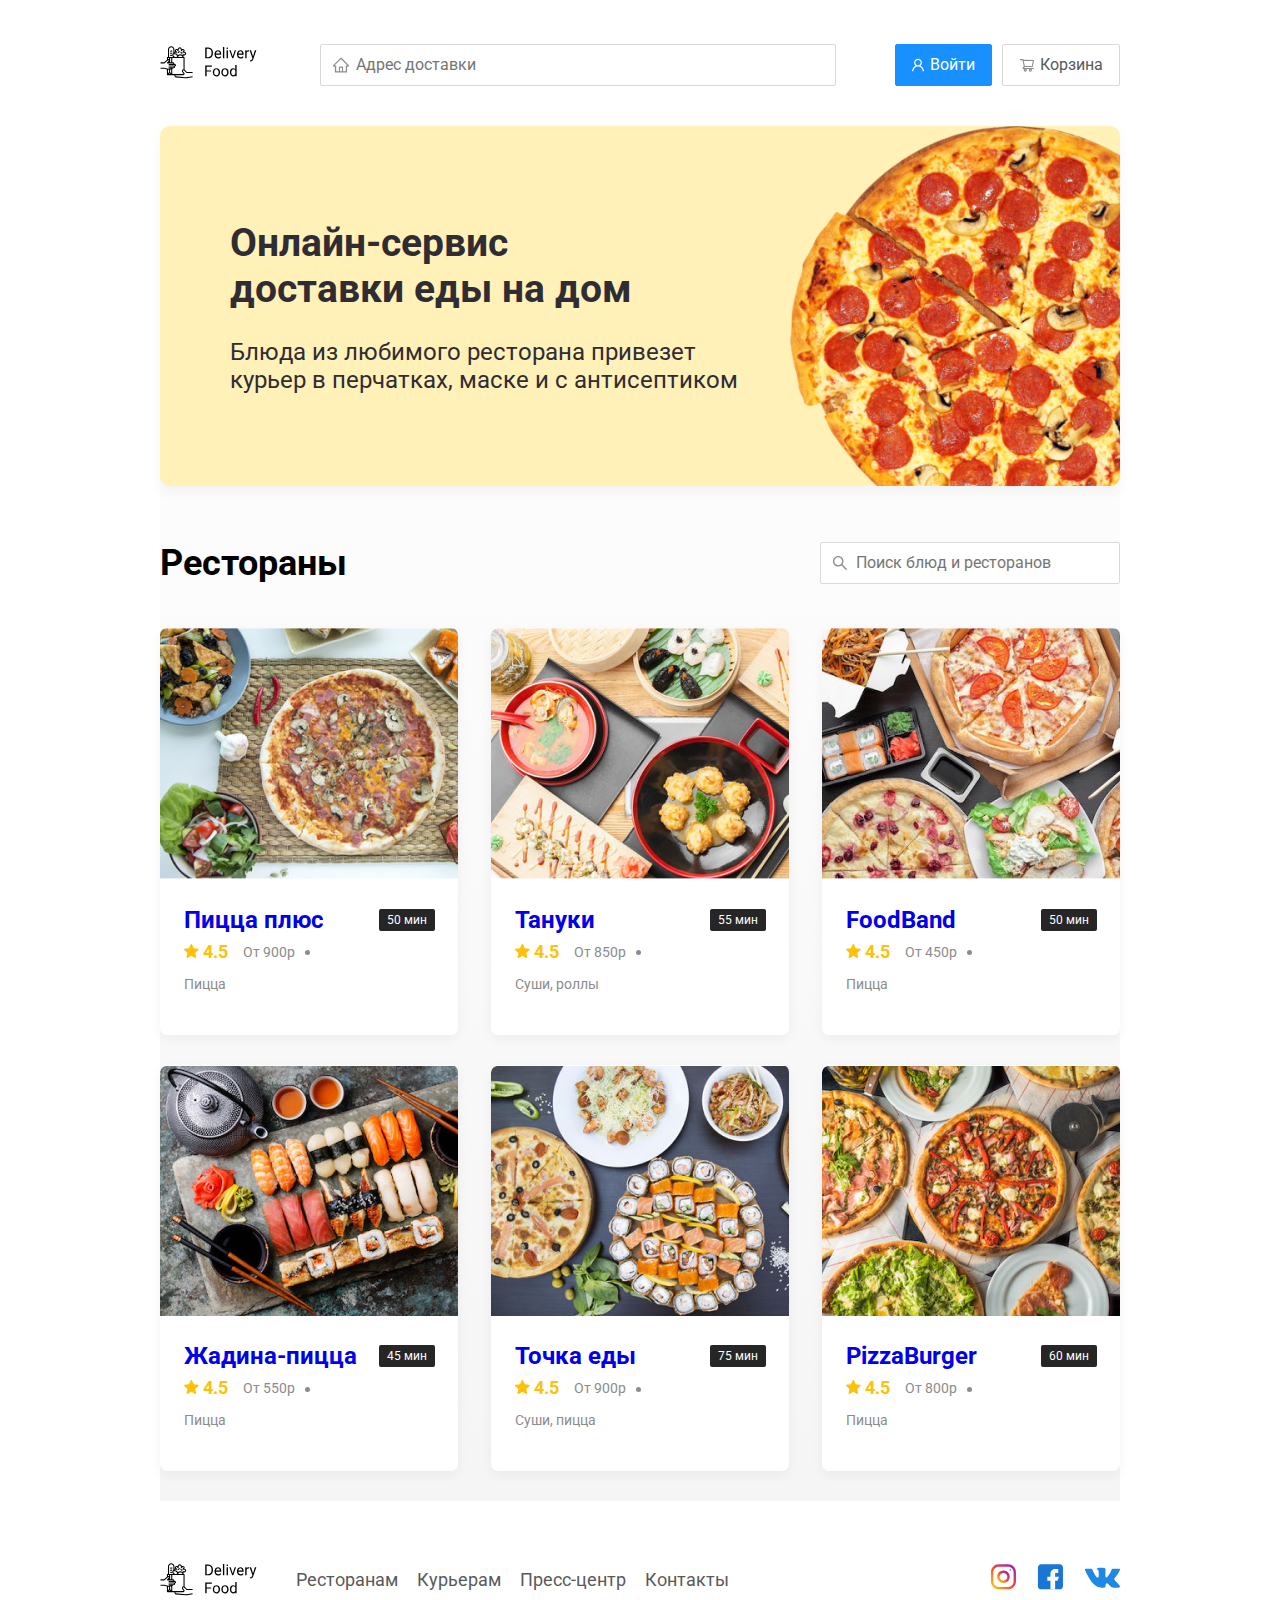
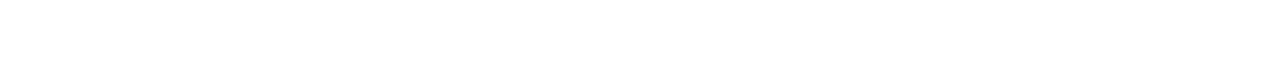
<file: index.html>
<!DOCTYPE html>
<html lang="ru">
    <head>
        <meta charset="UTF-8">
        <meta name="viewport" content="width=device-width, initial-scale=1.0">
        <title>Delivery Food - доставка еды на дом</title>
        <link href = "https://fonts.googleapis.com/css?family= Roboto & display = swap" rel = "stylesheet">
        <link rel="stylesheet" href="css\normalize.css">
        <link rel="stylesheet" href="css/style.css">
    </head>
    <body>
        <div class="container">
                <header class="header">
                    <a href="index.html" class="logo">
                        <img src="img\logo.svg" alt="logo" class="logo">
                    </a>
                    <input type="text" class="input input-address" placeholder="Адрес доставки"></input>
                    <div class="buttons">
                        <button class="button button-primary">
                            <img src="img/user.svg" alt="user" class="button-icon">
                            <span class="button-text">Войти</span>
                        </button>
                        <button class="button">
                            <img src="img/shopping-cart.svg" alt="shopping-cart" class="button-cart">
                            <span class="button-text">Корзина</span>
                        </button>   
                    </div><!--/. button-->
                </header>
                <!--/.container-->
                <main class="main">
                    <div class="container">
                        <section class="promo">
                            <h1 class="promo-title">Онлайн-сервис <br>доставки еды на дом </h1>
                            <p class="promo-text">
                                Блюда из любимого ресторана привезет курьер в перчатках, маске и с антисептиком
                            </p>
                        </section>
                        <!--/. promo-->
                        <section class="restaurants">
                            <div class="section-heading">
                                <h2 class="section-title">Рестораны</h2>
                                <input type="text" class="input input-search" placeholder="Поиск блюд и ресторанов">
                            </div>
                            <div class="cards">
                                <a href="restaurant.html" class="card">
                                    <img src="img/image.png" alt="image">
                                    <div class="card-text">
                                        <div class="card-heading">
                                            <h3 class="card-title">Пицца плюс</h3>
                                            <span class="card-tag tag">50 мин</span>    
                                        </div>
                                        <!-- /.card-heading-->
                                    <div class="card-info">
                                        <div class="rating"><img src="img/rening.svg" alt="rating"> 4.5</div>
                                        <div class="price">От 900р</div>
                                        <div class="category">Пицца</div>
                                    </div> 
                                    <!--/. card-info-->
                                    </div>
                                    <!--/. card-text-->
                                </a>
                                <!-- /.card -->
                                <a href="restaurant.html" class="card">
                                    <img src="img\image (1).png" alt="image">
                                    <div class="card-text">
                                        <div class="card-heading">
                                            <h3 class="card-title">Тануки</h3>
                                            <span class="card-tag tag">55 мин</span>    
                                        </div>
                                        <!-- /.card-heading-->
                                    <div class="card-info">
                                        <div class="rating"><img src="img/rening.svg" alt="rating"> 4.5</div>
                                        <div class="price">От 850р</div>
                                        <div class="category">Суши, роллы</div>
                                    </div> 
                                    <!--/. card-info-->
                                    </div>
                                    <!--/. card-text-->
                                </a>
                                <!-- /.card -->
                                <a href="restaurant.html" class="card">
                                    <img src="img\image (2).png" alt="image">
                                    <div class="card-text">
                                        <div class="card-heading">
                                            <h3 class="card-title">FoodBand</h3>
                                            <span class="card-tag tag">50 мин</span>    
                                        </div>
                                        <!-- /.card-heading-->
                                    <div class="card-info">
                                        <div class="rating"><img src="img/rening.svg" alt="rating"> 4.5</div>
                                        <div class="price">От 450р</div>
                                        <div class="category">Пицца</div>
                                    </div> 
                                    <!--/.card-info-->
                                    </div>
                                    <!--/.card-text-->
                                </a>
                                <!-- /.card -->
                                <a href="restaurant.html" class="card">
                                    <img src="img\image (3).png" alt="image">
                                    <div class="card-text">
                                        <div class="card-heading">
                                            <h3 class="card-title">Жадина-пицца</h3>
                                            <span class="card-tag tag">45 мин</span>    
                                        </div>
                                        <!-- /.card-heading-->
                                    <div class="card-info">
                                        <div class="rating"><img src="img/rening.svg" alt="rating"> 4.5</div>
                                        <div class="price">От 550р</div>
                                        <div class="category">Пицца</div>
                                    </div> 
                                    <!--/. card-info-->
                                    </div>
                                    <!--/. card-text-->
                                </a>
                                <!-- /.card -->
                                <a href="restaurant.html" class="card">
                                    <img src="img\image (4).png" alt="image">
                                    <div class="card-text">
                                        <div class="card-heading">
                                            <h3 class="card-title">Точка еды</h3>
                                            <span class="card-tag tag">75 мин</span>    
                                        </div>
                                        <!-- /.card-heading-->
                                    <div class="card-info">
                                        <div class="rating"><img src="img/rening.svg" alt="rating"> 4.5</div>
                                        <div class="price">От 900р</div>
                                        <div class="category">Суши, пицца</div>
                                    </div> 
                                    <!--/. card-info-->
                                    </div>
                                    <!--/. card-text-->
                                </a>
                                <!-- /.card -->
                                <a href="restaurant.html" class="card">
                                    <img src="img\image (5).png" alt="image">
                                    <div class="card-text">
                                        <div class="card-heading">
                                            <h3 class="card-title">PizzaBurger</h3>
                                            <span class="card-tag tag">60 мин</span>    
                                        </div>
                                        <!-- /.card-heading-->
                                    <div class="card-info">
                                        <div class="rating"><img src="img/rening.svg" alt="rating"> 4.5</div>
                                        <div class="price">От 800р</div>
                                        <div class="category">Пицца</div>
                                    </div> 
                                    <!--/. card-info-->
                                    </div>
                                    <!--/. card-text-->
                                </a>
                                <!-- /.card -->
                            </div>
                            <!--/.cards-->
                        </section>
                    </div>
                </main>
                <footer class="footer">
                    <div class="container">
                        <div class="footer-block">
                            <img src="img/logo.svg" alt="logo" class="logo footer-logo">
                            <nav class="footer-nav">
                                <a href="#" class="footer-link">Ресторанам</a>
                                <a href="#" class="footer-link">Курьерам</a>
                                <a href="#" class="footer-link">Пресс-центр</a>
                                <a href="#" class="footer-link">Контакты</a>
                            </nav>
                            <div class="social-links">
                                <a href="#" class="social-link"><img src="img/inst.svg" alt="instagram"></a>
                                <a href="#" class="social-link"><img src="img/fb.svg" alt="fb"></a>
                                <a href="#" class="social-link"><img src="img/vk.svg" alt="vk"></a>
                            </div> 
                        </div>
                    </div>
                </footer>

        </div>
    </body>
</html>
</file>
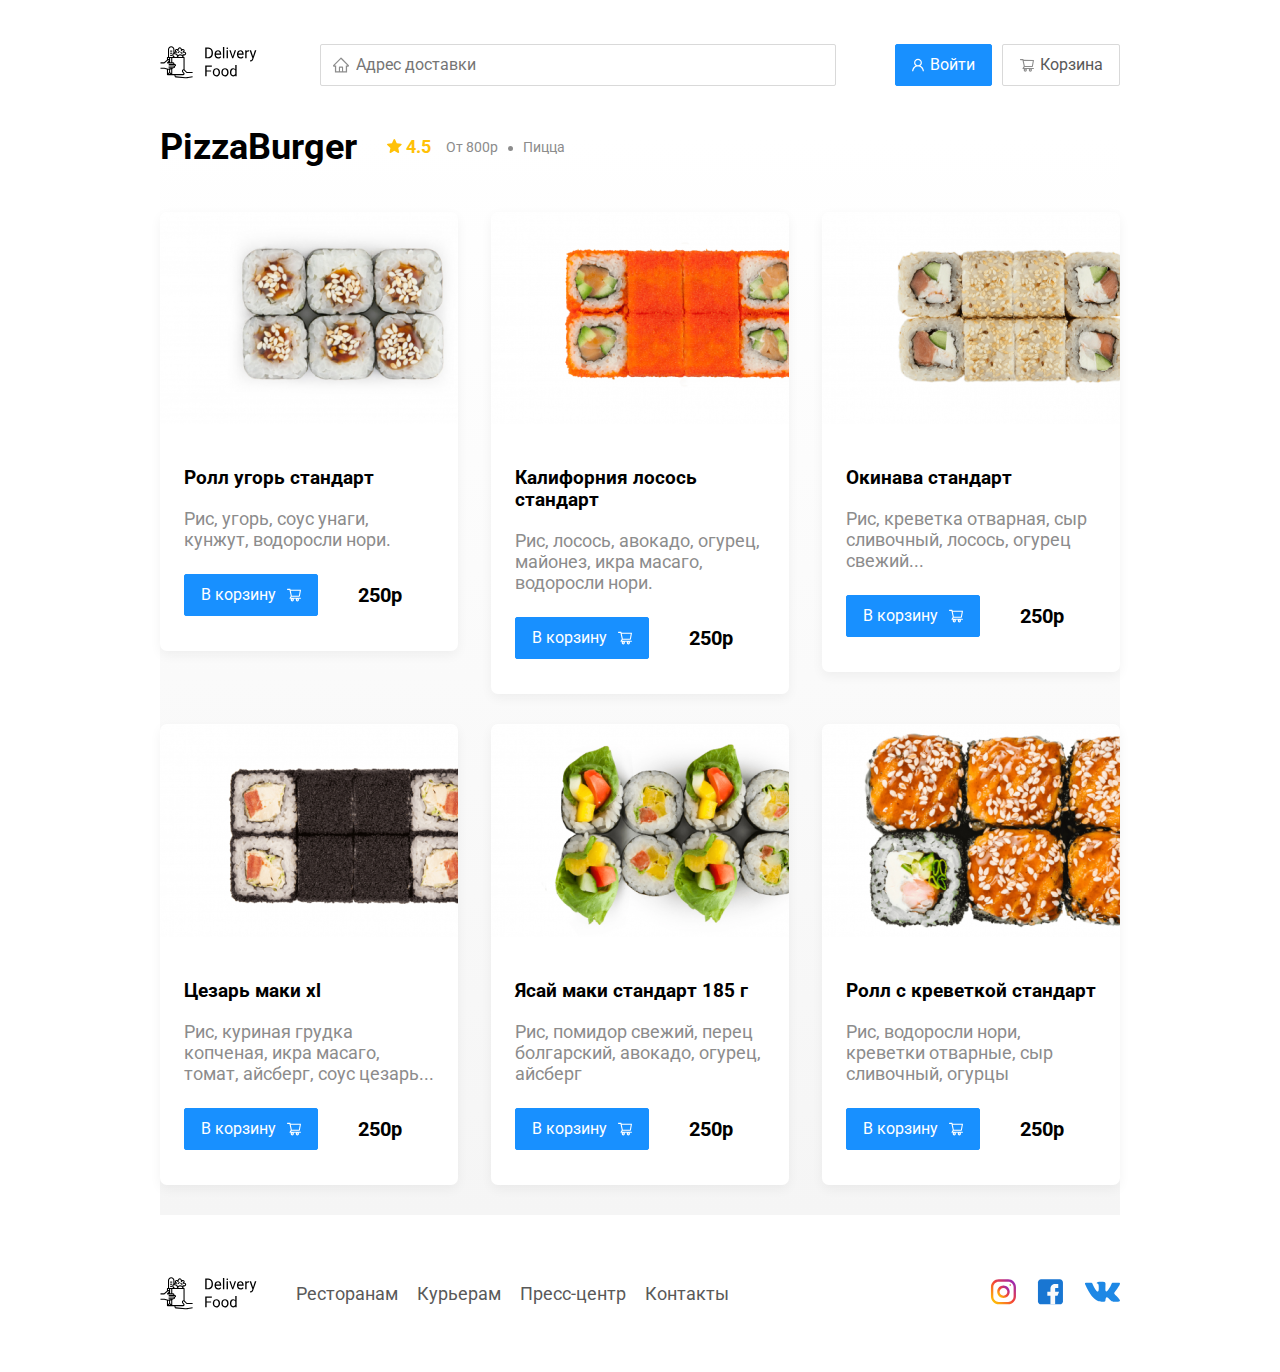
<file: restaurant.html>
<!DOCTYPE html>
<html lang="ru">
    <head>
        <meta charset="UTF-8">
        <meta name="viewport" content="width=device-width, initial-scale=1.0">
        <title>PizzaBurger - доставка еды на дом</title>
        <link href = "https://fonts.googleapis.com/css?family= Roboto & display = swap" rel = "stylesheet">
        <link rel="stylesheet" href="css/normalize.css">
        <link rel="stylesheet" href="css/animate.css">
        <link rel="stylesheet" href="css/style.css">
    </head>
    <body>
        <div class="container">
            <header class="header">
                <a href="index.html" class="logo "><img src="img\logo.svg" alt="logo" class="logo animated fadeInRight"></a>
                <input type="text" class="input input-address" placeholder="Адрес доставки"></input>
                <div class="buttons">
                    <button class="button button-primary">
                        <img src="img/user.svg" alt="user" class="button-icon">
                        <span class="button-text">Войти</span>
                    </button>
                    <button class="button" id="cart-button">
                        <img src="img/shopping-cart.svg" alt="shopping-cart" class="button-cart">
                        <span class="button-text">Корзина</span>
                    </button>
                    <!--/. button-->   
                </div>
            </header>
            <!--/.header-->
            <main class="main">
                <div class="container">
                    <section class="restaurants">
                        <div class="section-heading">
                            <h2 class="section-title">PizzaBurger</h2>
                            <div class="card-info">
                                <div class="rating"><img src="img/rening.svg" alt="rating"> 4.5</div>
                                <div class="price">От 800р</div>
                                <div class="category">Пицца</div>
                            </div> 
                            <!--/. card-info-->
                        </div>
                        <div class="cards">
                            <div class="card wow fadeInUp" data-wow-delay="0.2s">
                                <img src="img/roll.png" alt="image">
                                <div class="card-text">
                                    <div class="card-heading">
                                        <h3 class="card-title-reg">Ролл угорь стандарт</h3> 
                                    </div>
                                    <!-- /.card-heading-->
                                <div class="card-info">
                                    <div class="ingredients">Рис, угорь, соус унаги, кунжут, водоросли нори.</div>
                                </div> 
                                <!--card-info-->
                                <div class="card-buttons">
                                    <button class="button button-primary">
                                        <span class="button-card-text">В корзину</span>
                                        <img src="img/Vector.svg" alt="shopping-cart" class="button-card-image">
                                    </button>
                                    <strong class="card-price-bold">250р</strong>
                                </div>
                                </div>
                                <!--/.card-text-->
                            </div>
                            <!-- /.card -->
                            <div class="card wow fadeInUp" data-wow-delay="0.4s">
                                <img src="img/kal.png" alt="image">
                                <div class="card-text">
                                    <div class="card-heading">
                                        <h3 class="card-title-reg">Калифорния лосось стандарт</h3> 
                                    </div>
                                    <!-- /.card-heading-->
                                <div class="card-info">
                                    <div class="ingredients">Рис, лосось, авокадо, огурец, майонез, икра масаго, водоросли нори.</div>
                                </div> 
                                <!--card-info-->
                                <div class="card-buttons">
                                    <button class="button button-primary">
                                        <span class="button-card-text">В корзину</span>
                                        <img 
                                        src="img/Vector.svg" 
                                        alt="shopping-cart" 
                                        class="button-card-image"
                                        >
                                    </button>
                                    <strong class="card-price-bold">250р</strong>
                                </div>
                                </div>
                                <!--/.card-text-->
                            </div>
                            <!-- /.card -->
                            <div class="card wow fadeInUp" data-wow-delay="0.6s">
                                <img src="img/oki.png" alt="image">
                                <div class="card-text">
                                    <div class="card-heading">
                                        <h3 class="card-title-reg">Окинава стандарт</h3> 
                                    </div>
                                    <!-- /.card-heading-->
                                <div class="card-info">
                                    <div class="ingredients">Рис, креветка отварная, сыр сливочный, лосось, огурец свежий...</div>
                                </div> 
                                <!--card-info-->
                                <div class="card-buttons">
                                    <button class="button button-primary">
                                        <span class="button-card-text">В корзину</span>
                                        <img 
                                        src="img/Vector.svg" 
                                        alt="shopping-cart" 
                                        class="button-card-image"
                                        >
                                    </button>
                                    <strong class="card-price-bold">250р</strong>
                                </div>
                                </div>
                                <!--/.card-text-->
                            </div>
                            <!-- /.card -->
                            <div class="card wow fadeInUp" data-wow-delay="0.2s">
                                <img src="img/zes.png" alt="image">
                                <div class="card-text">
                                    <div class="card-heading">
                                        <h3 class="card-title-reg">Цезарь маки хl</h3> 
                                    </div>
                                    <!-- /.card-heading-->
                                <div class="card-info">
                                    <div class="ingredients">Рис, куриная грудка копченая, икра масаго, томат, айсберг, соус цезарь...</div>
                                </div> 
                                <!--card-info-->
                                <div class="card-buttons">
                                    <button class="button button-primary">
                                        <span class="button-card-text">В корзину</span>
                                        <img 
                                        src="img/Vector.svg" 
                                        alt="shopping-cart" 
                                        class="button-card-image"
                                        >
                                    </button>
                                    <strong class="card-price-bold">250р</strong>
                                </div>
                                </div>
                                <!--/.card-text-->
                            </div>
                            <!-- /.card -->
                            <div class="card wow fadeInUp" data-wow-delay="0.4s">
                                <img src="img/yasa.png" alt="image">
                                <div class="card-text">
                                    <div class="card-heading">
                                        <h3 class="card-title-reg">Ясай маки стандарт 185 г</h3> 
                                    </div>
                                    <!-- /.card-heading-->
                                <div class="card-info">
                                    <div class="ingredients">Рис, помидор свежий, перец болгарский, авокадо, огурец, айсберг</div>
                                </div> 
                                <!--card-info-->
                                <div class="card-buttons">
                                    <button class="button button-primary">
                                        <span class="button-card-text">В корзину</span>
                                        <img 
                                        src="img/Vector.svg" 
                                        alt="shopping-cart" 
                                        class="button-card-image"
                                        >
                                    </button>
                                    <strong class="card-price-bold">250р</strong>
                                </div>
                                </div>
                                <!--/.card-text-->
                            </div>
                            <!-- /.card -->
                            <div class="card wow fadeInUp" data-wow-delay="0.6s">
                                <img src="img/rollskriv.png" alt="image">
                                <div class="card-text">
                                    <div class="card-heading">
                                        <h3 class="card-title-reg">Ролл с креветкой стандарт</h3> 
                                    </div>
                                    <!-- /.card-heading-->
                                <div class="card-info">
                                    <div class="ingredients">Рис, водоросли нори, креветки отварные, сыр сливочный, огурцы</div>
                                </div> 
                                <!--card-info-->
                                <div class="card-buttons">
                                    <button class="button button-primary">
                                        <span class="button-card-text">В корзину</span>
                                        <img 
                                        src="img/Vector.svg" 
                                        alt="shopping-cart" 
                                        class="button-card-image"
                                        >
                                    </button>
                                    <strong class="card-price-bold">250р</strong>
                                </div>
                                </div>
                                <!--/.card-text-->
                            </div>
                            <!-- /.card -->
                        </div>
                        <!--/.cards-->
                    </section>
                </div>
            </main>
        </div>    
        <footer class="footer">
            <div class="container">
                <div class="footer-block">
                    <img src="img/logo.svg" alt="logo" class="logo footer-logo">
                    <nav class="footer-nav">
                        <a href="#" class="footer-link">Ресторанам</a>
                        <a href="#" class="footer-link">Курьерам</a>
                        <a href="#" class="footer-link">Пресс-центр</a>
                        <a href="#" class="footer-link">Контакты</a>
                    </nav>
                    <div class="social-links">
                        <a href="#" class="social-link"><img src="img/inst.svg" alt="instagram"></a>
                        <a href="#" class="social-link"><img src="img/fb.svg" alt="fb"></a>
                        <a href="#" class="social-link"><img src="img/vk.svg" alt="vk"></a>
                    </div> 
                    <!--social-links-->
                </div>
                <!--footer-block-->
            </div>
        </footer> 
         
        <div class="modal">
            <div class="modal-dialog">
                <div class="modal-header">
                    <h3 class="modal-title">Корзина</h3>
                    <button class="close">&times;</button>
                </div>
                <!--/.modal-header-->
                <div class="modal-body">
                    <div class="food-row">
                        <span class="food-name">Ролл угорь стандарт</span>
                        <strong class="food-price">250р</strong>
                        <div class="food-counter">
                            <button class="counter-button">-</button>
                            <span class="counter">1</span>
                            <button class="counter-button">+</button>
                        </div>
                    </div>
                    <!-- /.food-row -->                    <div class="food-row">
                        <span class="food-name">Ролл угорь стандарт</span>
                        <strong class="food-price">250р</strong>
                        <div class="food-counter">
                            <button class="counter-button">-</button>
                            <span class="counter">1</span>
                            <button class="counter-button">+</button>
                        </div>
                    </div>
                    <!-- /.food-row -->                    <div class="food-row">
                        <span class="food-name">Ролл угорь стандарт</span>
                        <strong class="food-price">250р</strong>
                        <div class="food-counter">
                            <button class="counter-button">-</button>
                            <span class="counter">1</span>
                            <button class="counter-button">+</button>
                        </div>
                    </div>
                    <!-- /.food-row -->                    <div class="food-row">
                        <span class="food-name">Ролл угорь стандарт</span>
                        <strong class="food-price">250р</strong>
                        <div class="food-counter">
                            <button class="counter-button">-</button>
                            <span class="counter">1</span>
                            <button class="counter-button">+</button>
                        </div>
                    </div>
                    <!-- /.food-row -->                    <div class="food-row">
                        <span class="food-name">Ролл угорь стандарт</span>
                        <strong class="food-price">250р</strong>
                        <div class="food-counter">
                            <button class="counter-button">-</button>
                            <span class="counter">1</span>
                            <button class="counter-button">+</button>
                        </div>
                    </div>
                    <!-- /.food-row -->
                </div>
                <!--/.modal-body-->
                <div class="modal-footer">
                    <span class="modal-pricetag">1250р</span>
                    <div class="footer-buttons">
                        <button class="button button-primary">Оформить заказ</button>
                        <button class="button">Отмена</button>
                    </div>
                </div>
                <!-- /.modal-footer -->
            </div>
            <!--/.modal-dialog-->    
        </div>
        <script src="js/wow.min.js"></script>
         <script src="js/main.js"></script>
    </body>
</html>
</file>
<file: css/style.css>
*{
    box-sizing: border-box;
}
body{
    font-family: 'Roboto', sans-serif;
    padding-top: 44px;
}
.container{
    max-width: 1200px;
    margin: auto;
}
.header{
    display: flex;
    align-items: center;
    justify-content: space-between;
    margin-bottom: 40px;
}
.input{
    background: #fff;
    border: 1px solid #D9D9D9;
    border-radius: 2px;
    font-size: 16px;
    line-height: 24px;
    padding: 8px;
    padding-left: 35px;
    background-repeat: no-repeat;
    background-position: left 11px center;
}
.input-address{
    flex: 0.8;
    background-image: url(../img/home.svg);
}
.input-search{
    background-image: url(../img/search.svg);
    width: 300px;
    margin-left: auto;
}
.buttons{
    display: flex;
    align-items: center;
}
.button{
    display: flex;
    align-items: center;
    padding: 8px 16px;
    background: #FFFFFF;
    border: 1px solid #D9D9D9;
    box-sizing: border-box;
    box-shadow: 0px 0px 2px rgba(0, 0, 0, 0.0015);
    border-radius: 2px;
    color: #595959;
    font-size: 16px;
    line-height: 24px;
}
.button-primary{
    background: #1890FF;
    border-radius: 2px;
    border: 1px solid #1890FF;
    color: #fff;
    margin-right: 10px;
}
.button-icon{
    margin-right: 6px;
}
.button-card-text{
    margin-right: 10px;
}
.button-cart{
    margin-right: 6px;
}
.promo{
    box-shadow: 0px 7px 12px rgba(158, 158, 163, 0.1);
    background: #FFF1B8 url(../img/promo-imag.png) no-repeat  top  right -90px;
    border-radius: 10px;
    padding: 68px 70px ;
    margin-bottom: 56px;
}
.promo-title{
    font-style: normal;
    font-weight: bold;
    font-size: 39px;
    line-height: 46px;
    color: #302C34;
}
.promo-text{
    max-width: 538px;
    font-style: normal;
    font-weight: normal;
    font-size: 24px;
    line-height: 28px;
    color: #302C34;
}
.section-heading{
    display: flex;
    align-items: center;
    margin-bottom: 44px;
}
.main{
    background: linear-gradient(180deg, rgba(245, 245, 245, 0) 1.04%, #F5F5F5 100%);
}
.section-title{
    font-style: normal;
    font-weight: bold;
    font-size: 36px;
    line-height: 42px;
    margin: 0;
    color: #000000;
    margin-right: 30px;
}
.cards{
    display: flex;
    flex-wrap: wrap;
    align-items: flex-start;
    justify-content: space-between;
}
.card{
    background: #FFFFFF;
    box-shadow: 0px 4px 12px rgba(0, 0, 0, 0.05);
    border-radius: 7px;
    overflow: hidden;
    margin-bottom: 30px;
    flex-basis: 31%;
    text-decoration: none;
}
.card-image{
    width: 384px;
    height: 250px;
    object-fit: cover;
}
.card-text{
    padding-left: 24px;
    padding-top: 20px;
    padding-bottom: 35px;
    padding-right: 23px;
}
.card-heading{
    display: flex;
    align-items: center;
    justify-content: space-between;
}
.card-title{
    margin: 0;
    font-style: normal;
    font-weight: bold;
    font-size: 24px;
    line-height: 32px;  
}
.card-title-teg{
    font-weight: 400;
}
.card-tag{
    font-style: normal;
    font-weight: normal;
    font-size: 12px;
    line-height: 20px;
    color:#fff;
    background: #262626;
    border-radius: 2px;
    padding: 1px 8px;
}
.card-info{
    display: flex;
    align-items: center;
    flex-wrap: wrap;   
}
.card-buttons{
    display: flex;
    align-items: center;
    margin-top: 24px;
}
.card-price-bold{
    font-weight: bold;
    font-size: 20px;
    line-height: 32px;
    margin-left: 30px;
}
.rating{
    margin-right: 26px;
    color: #FFC107;
    font-weight: bold;
    font-size: 18px;
    line-height: 32px;
}
.price, .category{
    color: #8C8C8C;
    font-size: 18px;
    line-height: 32px;
}
.price{
    margin-right: 10px;
}
.ingredients{
    color: #8C8C8C;
    font-size: 18px;
    line-height: 21px;
}
.category{
    text-overflow: ellipsis;
    overflow: hidden;
    white-space: nowrap;
    min-width: 150px;
}
.price::after{
    content: "";
    width: 5px;
    height: 5px;
    background-color: #8C8C8C;
    display: inline-block;
    vertical-align: middle;
    border-radius: 50%;
    margin-left: 10px;
}
.footer{
    padding: 60px 0;
}
.footer-block{
    display: flex;
    align-items: center;
    justify-content: space-between;
}
.footer-nav{
    margin-left: 35px;
    margin-right: auto;
}
.footer-link{
    display: inline-block;
    color: #595959;
    text-decoration: none;
    font-size: 18px;
    line-height: 21px;
}
.footer-link:not(:last-child){
    margin-right: 15px;
}
.social-links{
    display: flex;
    align-items: center;
}
.social-link:not(:last-child){
    margin-right: 21px;
}
.modal{
    display: none;
    position: fixed;
    left: 0;
    top: 0;
    width: 100%;
    height: 100%;
    background: rgba(0, 0, 0, 0.4);
}
.is-open{
    display: flex;
}
.modal-header{
    display: flex;
    align-items: center;
    justify-content: space-between;
    margin-bottom: 45px;
}
.modal-dialog{  
    margin: auto;
    max-width: 780px;
    width: 95%;
    background: #FFFFFF;
    border-radius: 5px;
    padding: 40px 45px; 
}
.modal-title{
    margin: 0;
    font-weight: bold;
    font-size: 36px;
    line-height: 42px;

}
.close{
    font-size: 36px;
    border: none;
    background-color: transparent;
}
.modal-body{
    margin-bottom: 52px;
}
.food-row{
    display: flex;
    align-items: flex-start;
    justify-content: space-between;
    padding-bottom: 8px;
    border-bottom: 1px solid #D9D9D9;
    margin-bottom: 15px;
}
.food-name{
    font-weight: normal;
    font-size: 18px;
    line-height: 32px;;
}
.food-price{
    margin: auto;
    margin-right: 47px;
    font-weight: bold;
    font-size: 20px;
    line-height: 32px;
}
.food-counter{
    display: flex;
    align-items: center;
}
.counter{
    font-size: 16px;
    line-height: 24px;
    margin-left: 10px;
    margin-right: 10px;
}
.counter-button{
    width: 39px;
    height: 32px;
    background: #FFFFFF;
    border: 1px solid #40A9FF;
    box-sizing: border-box;
    border-radius: 2px;
    font-weight: normal;
    font-size: 14px;
    line-height: 22px;
    color: #40A9FF;
}
.modal-footer{
    display: flex;
    align-items: center;
    justify-content: space-between;
}
.footer-buttons{
    display: flex;
    align-items: center;
}
.modal-pricetag{
    background: #262626;
    border-radius: 5px;
    color: #ffffff;
    padding: 15px 20px;
    font-size: 20px;
    line-height: 23px;
}
@media (max-width: 1366px) {
    .container{
        max-width: 960px;
    }
    .promo{
        background-position: top right -100px;
        background-size: 430px;
    }
    .rating{
        margin-right: 15px;
    }
    .category, .price{
        font-size: 14px;
    }
}
@media (max-width: 992px) {
    .container{
        max-width: 750px;
    }
    .promo{
        padding: 50px;
        background-size: 400px;
        background-position: top right -150px;
    }
    .promo-text{
        font-size: 17px;
        max-width: 400px;
    }
    .card{
        flex-basis: 49%;
    }
    .footer-link{
        font-size: 16px;
    }
}
@media (max-width: 768px) {
    .container{
        max-width: 560px;
    }
    .card-info{
        flex-wrap: wrap;
    }
    .card .rating{
        flex-basis: 100%;
    }
    .card-title{
        font-size: 18px;
    }
    .promo{
        background-size: 300px;
        background-position: top -80px right -118px;
    }
    .promo-title{
        font-size: 24px;
        line-height: 1.4;
    }
    .promo-text{
        margin-top: 0;
        font-size: 16px;
    }
    .section-title{
        font-size: 27px;
    }
}
@media (max-width:578px) {
    .container{
        max-width: 90%;
    }
    .header{
        flex-wrap: wrap;
    }
    .input-address{
        margin-top: 15px;
        order: 5;
        flex: 1;
    }
    .promo{
        background-image: none;
    }
    .promo-title{
        margin-bottom: 10px;
    }
    .section-title{
        font-size: 20px;
    }
    .card{
        flex-basis: 100%;
    }
    .card-image{
        width: 100%;
    }
    .footer{
        padding: 30px;
    }
    .footer-block{
        align-items: flex-start;
    }
    .footer-nav{
        margin-left: 0;
        margin-right: 0;
        order: 0;
        display: flex;
        flex-direction: column;
    }
    .footer-logo{
        margin-right: 15px;
        order: 1;
    }
    .social-links{
        order: 2;
    }
}
@media (max-width: 480px) {
    .button-text{
        display: none;
    }
    .button{
        min-height: 40px;
    }
    .button-icon{
        margin: 0;
    }
    .promo{
        padding: 20px;
    }
    .section-heading{
        flex-wrap: wrap;
    }
    .footer-block{
        flex-wrap: wrap;
        flex-direction: column;
    }
    .footer-logo{
        order: 0;
        margin-bottom: 20px;
    }
    .footer-nav{
        margin-bottom: 20px;
        text-align: center;
    }
    .footer-link:not(:last-child){
        margin-right: 0;
    }
    .footer{
        display: flex;
        align-items: center;
    }
}
</file>
